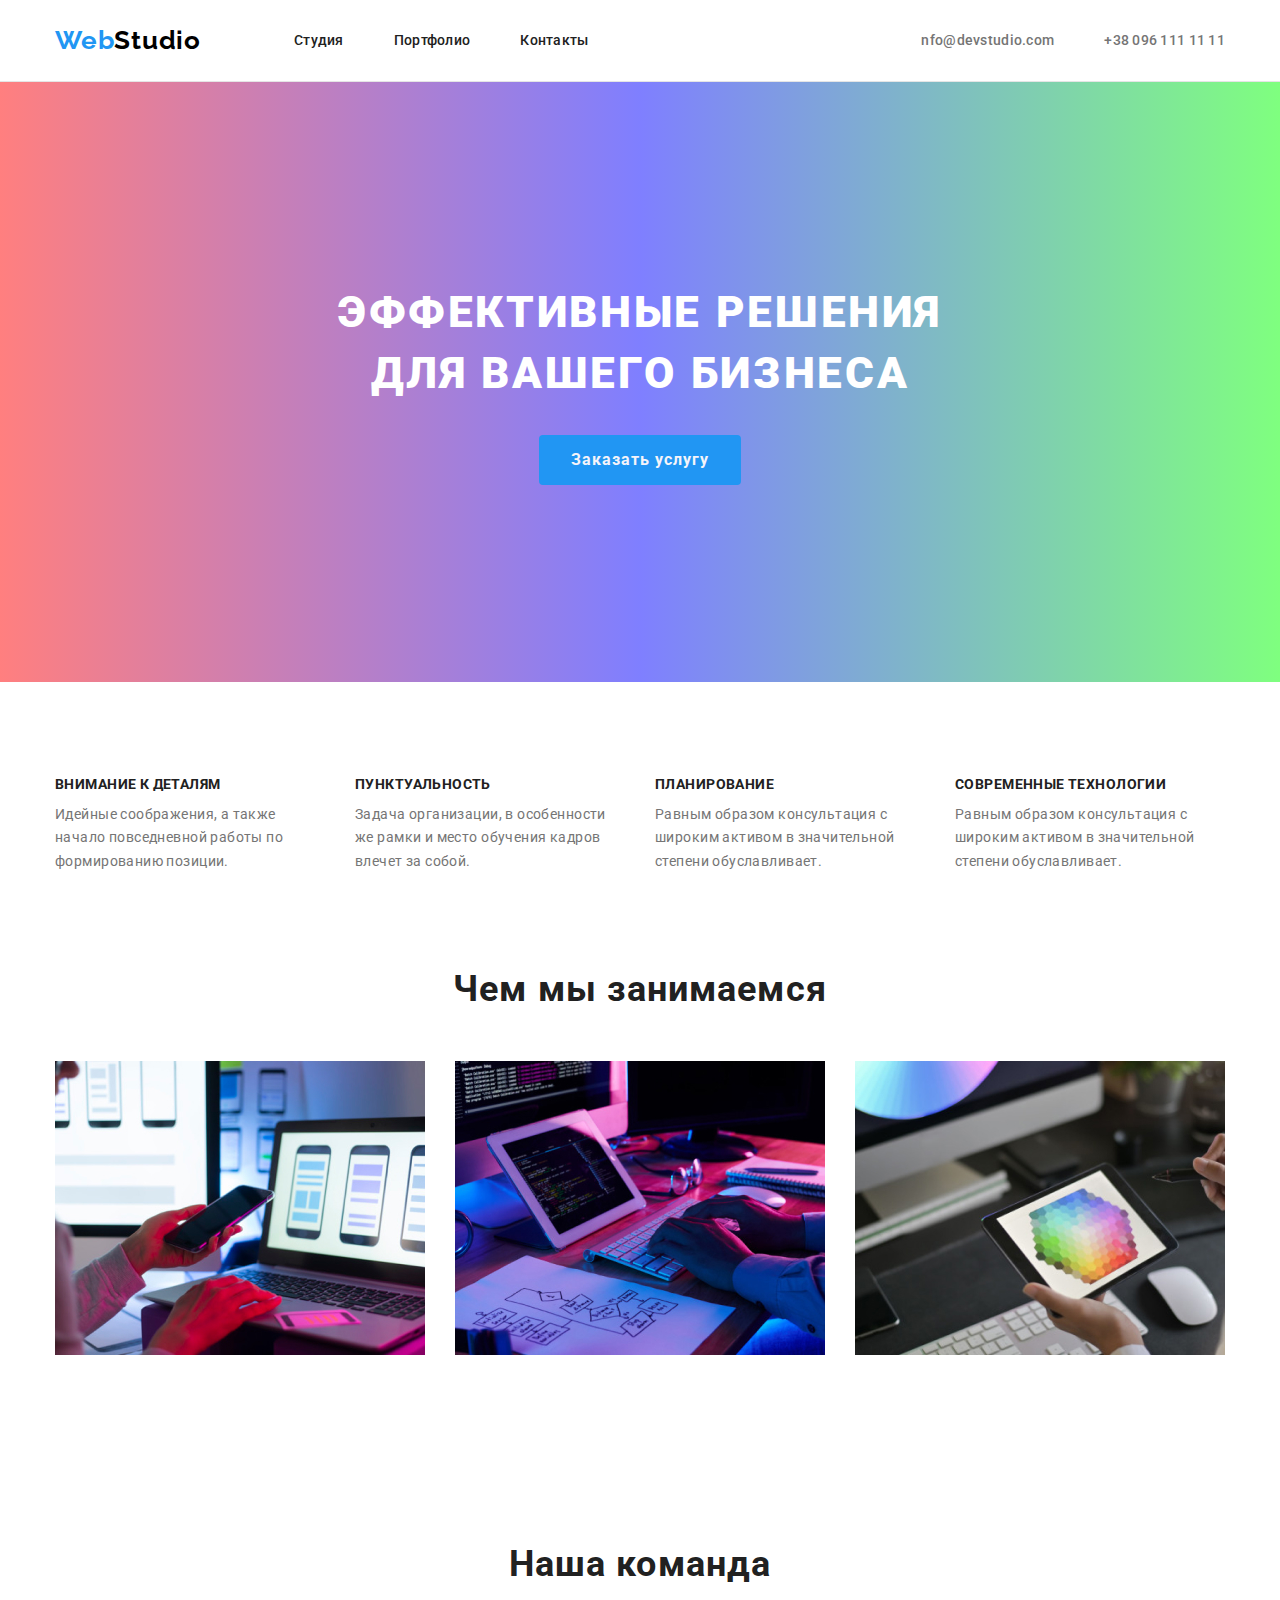
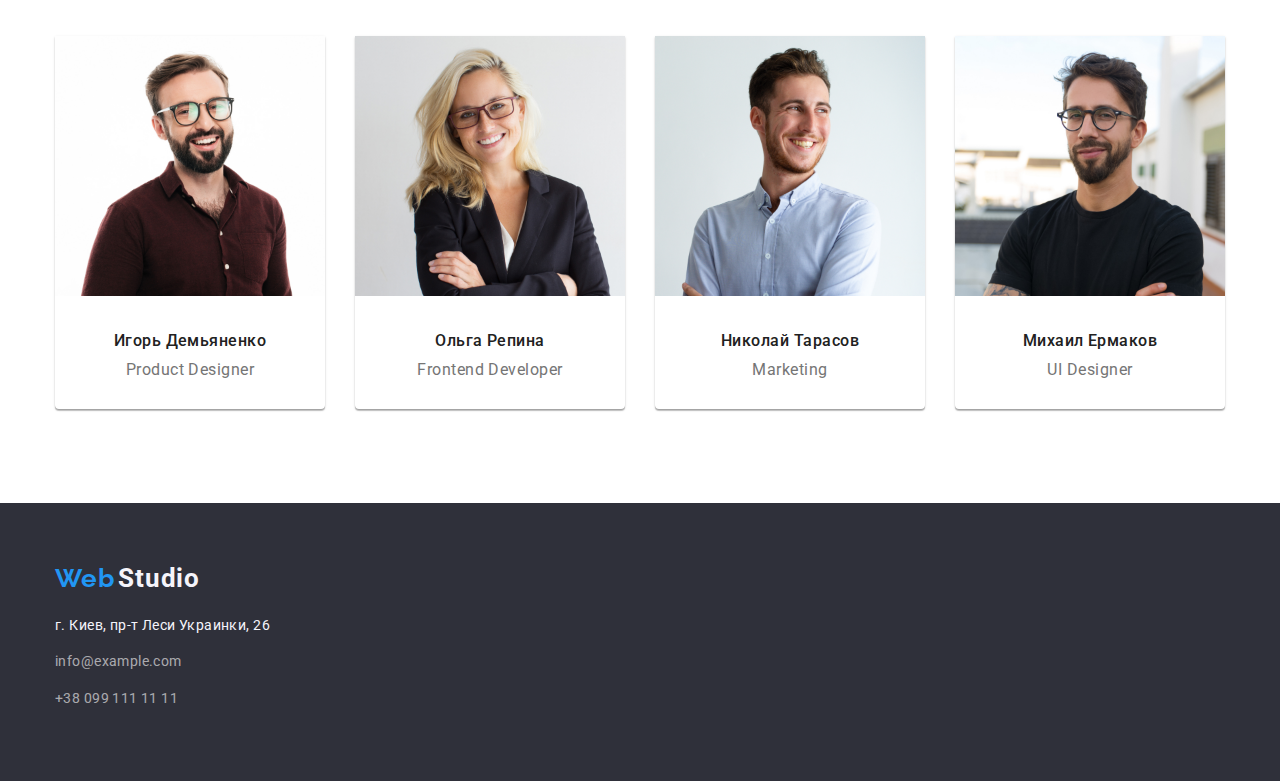
<file: index.html>
<!DOCTYPE html>
<html lang="ru">

<head>
    <meta charset="UTF-8">
    <meta http-equiv="X-UA-Compatible" content="IE=edge">
    <meta name="viewport" content="width=device-width, initial-scale=1.0">
    <title>WebStudio</title>
<link rel="stylesheet" href="https://cdnjs.cloudflare.com/ajax/libs/modern-normalize/1.1.0/modern-normalize.min.css">
    <link rel="stylesheet" href="./css/styles.css">
    
    <link rel="preconnect" href="https://fonts.googleapis.com">
    <link rel="preconnect" href="https://fonts.gstatic.com" crossorigin>
    <link href="https://fonts.googleapis.com/css2?family=Raleway:wght@700&family=Roboto:wght@400;500;700;900&display=swap" rel="stylesheet"> 
</head>

<header class="page-header">
    <div class="conteiner conteiner-nav">
    <nav class="conteiner-nav">   
    <a href="index.html" class="logo"><span class="web">Web</span>Studio</a>
    <ul class="site-nav list">
        <li class="item">
            <a class="link"  href="index.html">Студия</a>
        </li>
        <li class="item">
            <a class="link" href="portfolio.html">Портфолио</a>
        </li>
        <li class="item">
            <a class="link" href="#">Контакты</a>
        </li>
    </ul>
</nav>
<ul class="list-contacts list">
    <li class="item">
        <a class="contact" href="mailto:nfo@devstudio.com">nfo@devstudio.com</a>
    </li>
    <li class="item">
        <a class="contact" href="tel:+380961111111">+38 096 111 11 11</a>
    </li>
</ul>
</div>
</header>
<main>
    <div class="conteiner-fon">
        <section class="hero">
        <div class="conteiner">
            <h1 class="hero-caption">Эффективные решения для вашего бизнеса</h1>
            <button class="hero-button" type="button">Заказать услугу</button>   
        </div>
        </section>
        </div>
    <section class="post">
        <div class="conteiner post-cont">
        <ul class="list post-conteiner">
            <li class="list-post">
                <h3 class="post-title">Внимание к деталям</h3>
               <p class="post-text"> Идейные соображения, а также начало повседневной работы по формированию позиции.</p>
            </li>
            <li class="list-post">
                <h3 class="post-title">Пунктуальность</h3>
                <p class="post-text">Задача организации, в особенности же рамки и место обучения кадров влечет за собой.</p>
            </li>
            <li class="list-post">
                <h3 class="post-title">Планирование</h3>
                <p class="post-text"> Равным образом консультация с широким активом в значительной степени обуславливает.</p>
            </li>
            <li class="list-post">
                <h3 class="post-title">Современные технологии</h3>
                <p class="post-text"> Равным образом консультация с широким активом в значительной степени обуславливает.</p>
            </li>
        </ul>
    </div>
    </section>
    <section class="work">
        <div class="conteiner">
        <h2 class="work-title">Чем мы занимаемся</h2>
        <ul class="list work-conteiner">
            <li class="list-work"><img src="img/img.jpg" width="370" alt="Разрабатка программы"></li>
            <li class="list-work"><img src="img/box1.jpg" width="370" alt="Мобильное приложение"></li>
            <li class="list-work"><img src="img/img1.jpg" width="370" alt="Дизайн"></li>
        </ul>
    </div>
    </section>
    <section class="team">
        <div class="conteiner team-cont">
        <h2 class="team-caption">Наша команда</h2> 
        <ul class="list team-conteiner">
            <li class="team-picture">
                <img class="picture" src="img/img5.jpg" width="270" alt="Игорь Демьяненко">
                <h3 class="team-title">Игорь Демьяненко</h3>
                <p class="team-text">Product Designer</p>
            </li>
            <li class="team-picture">
                <img class="picture" src="img/img4.jpg" width="270" alt="Ольга Репина">
                <h3 class="team-title">Ольга Репина</h3>
                <p class="team-text">Frontend Developer</p>
            </li>
            <li class="team-picture">
                <img class="picture" src="img/img2.jpg" width="270" alt="Николай Тарасов">
                <h3 class="team-title">Николай Тарасов</h3>
                <p class="team-text">Marketing</p>
            </li>
            <li class="team-picture">
                <img class="picture" src="img/img3.jpg" width="270" alt="Михаил Ермаков">
                <h3 class="team-title">Михаил Ермаков</h3>
                <p class="team-text">UI Designer</p>
            </li>
        </ul>
    </div>
    </section>
</main>
<footer class="footer">
    <div class="conteiner footer-cont">
        <div class="logo-web">
         <span class="web-footer">Web</span> <span class="logo-footer">Studio</span>
        </div>
       <address> 
        <p class="address">г. Киев, пр-т Леси Украинки, 26</p>
        <ul class="items-contacts list">
            <li class="item">
                <a class="contact" href="mailto:info@example.com">info@example.com</a>
            </li>
            <li class="item">
                <a class="contact" href="tel:+380991111111">+38 099 111 11 11</a>
            </li>
        </ul>
    </address>
</div>
</footer>
</body>
</html>
</file>
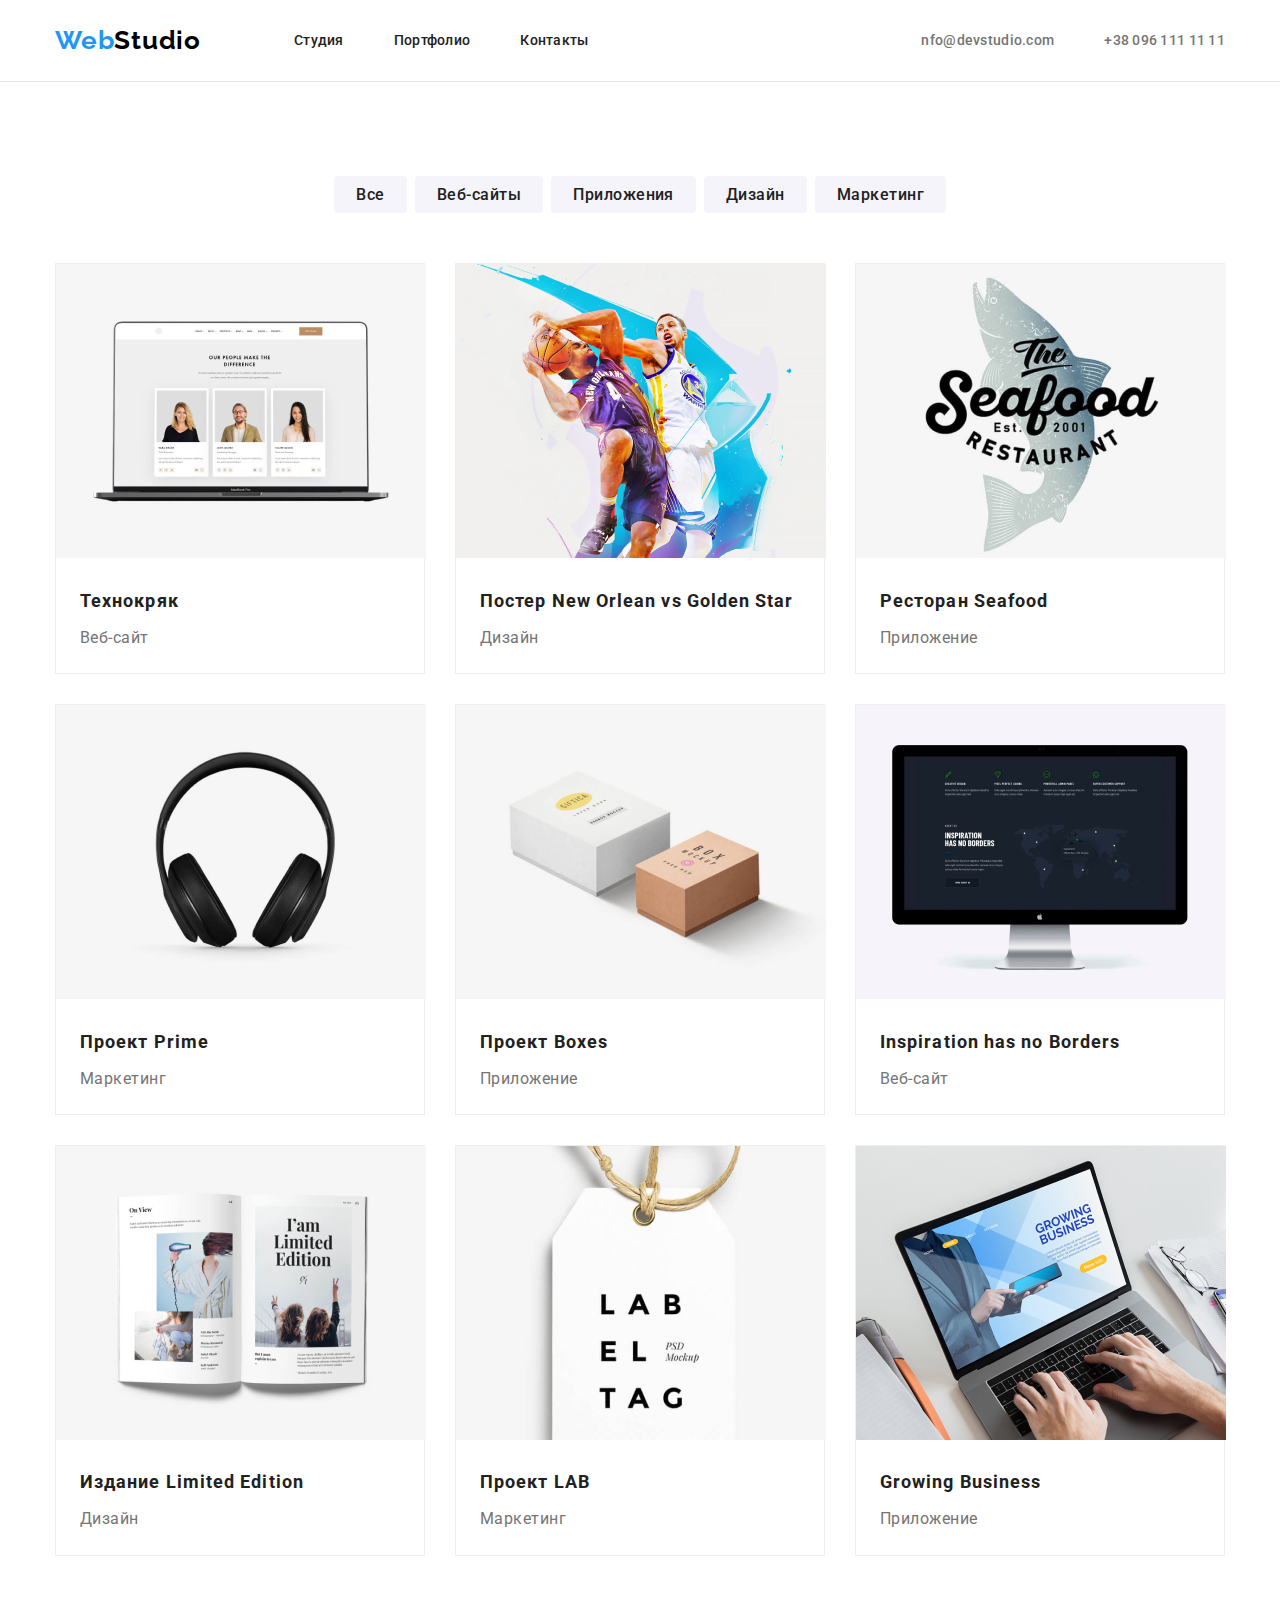
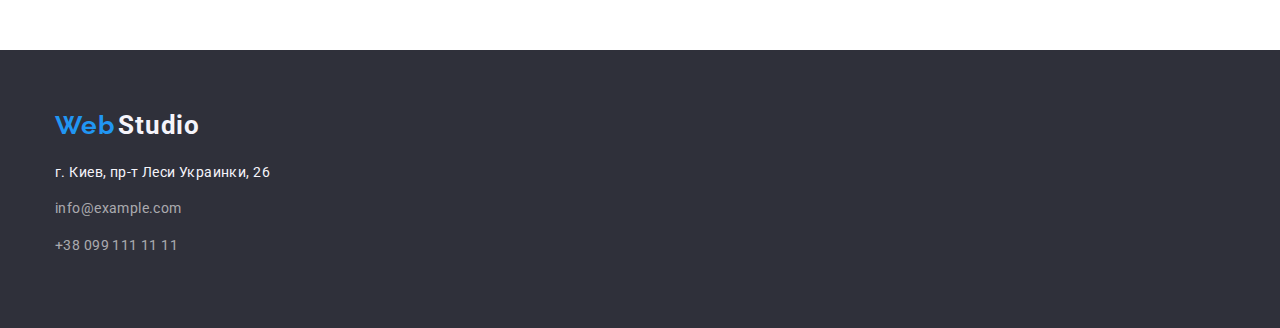
<file: portfolio.html>
<!DOCTYPE html>
<html lang="ru">
<head>
    <meta charset="UTF-8">
    <meta http-equiv="X-UA-Compatible" content="IE=edge">
    <meta name="viewport" content="width=device-width, initial-scale=1.0">
    <title>WebStudio</title>
    <link rel="stylesheet" href="https://cdnjs.cloudflare.com/ajax/libs/modern-normalize/1.1.0/modern-normalize.min.css">
    <link rel="stylesheet" href="./css/styles.css">
    
    <link rel="preconnect" href="https://fonts.googleapis.com">
    <link rel="preconnect" href="https://fonts.gstatic.com" crossorigin>
    <link href="https://fonts.googleapis.com/css2?family=Raleway:wght@700&family=Roboto:wght@400;500;700;900&display=swap" rel="stylesheet">  
</head>
<body>
    <header class="page-header">
        <div class="conteiner conteiner-nav">
        <nav class="conteiner-nav">   
        <a href="index.html" class="logo"><span class="web">Web</span>Studio</a>
        <ul class="site-nav list">
            <li class="item">
                <a class="link"  href="index.html">Студия</a>
            </li>
    
            <li class="item">
                <a class="link" href="portfolio.html">Портфолио</a>
            </li>
    
            <li class="item">
                <a class="link" href="#">Контакты</a>
            </li>
        </ul>
    </nav>
    <ul class="list-contacts list">
        <li class="item">
            <a class="contact" href="mailto:nfo@devstudio.com">nfo@devstudio.com</a>
        </li>
        <li class="item">
            <a class="contact" href="tel:+380961111111">+38 096 111 11 11</a>
        </li>
    </ul>
    </div>
    </header>
    <main>

        <section class="examples">
            <div class="conteiner">
            <ul class="list button-conteiner">
            <li class="button-item"><button class="button-bar" type="button">Все</button></li>
            <li class="button-item"><button class="button-bar" type="button">Веб-сайты</button></li>
            <li class="button-item"><button class="button-bar" type="button">Приложения</button></li>
            <li class="button-item"><button class="button-bar" type="button">Дизайн</button></li>
            <li class="button-item"><button class="button-bar" type="button">Маркетинг</button></li>
         </ul>
     

        
        <ul class="list examples-conteiner">
            <li class="examples-border"><img src="./img/Технокряк.jpg" alt="Веб-сайт" width="370">
               <div class="examples-table">
                <h3 class="examples-title">Технокряк</h3>
                <p class="examples-text">Веб-сайт</p>
               </div>
            </li>
            <li class="examples-border"><img src="./img/Постер.jpg" alt="Дизайн" width="370">
                <div class="examples-table">
                <h3 class="examples-title">Постер New Orlean vs Golden Star</h3>
                <p class="examples-text">Дизайн</p>
                </div>
            </li>
            <li class="examples-border"><img src="./img/Ресторан.jpg" alt="Приложение" width="370">
                <div class="examples-table">
                <h3 class="examples-title">Ресторан Seafood</h3>
                <p class="examples-text">Приложение</p>
               </div>
            </li>
            <li class="examples-border"><img src="./img/prime.jpg" alt="Маркетинг" width="370">
                <div class="examples-table">
                <h3 class="examples-title">Проект Prime</h3>
                <p class="examples-text">Маркетинг</p>
            </div>
            </li>
            <li class="examples-border"><img src="./img/boxes.jpg" alt="Приложение" width="370">
                <div class="examples-table">
                <h3 class="examples-title">Проект Boxes</h3>
                <p class="examples-text">Приложение</p>
            </div>
            </li>
            <li class="examples-border"><img src="./img/Borders.jpg" alt="Веб-сайт" width="370">
                <div class="examples-table">
                <h3 class="examples-title">Inspiration has no Borders</h3>
                <p class="examples-text">Веб-сайт</p>
            </div>
            </li>
            <li class="examples-border"><img src="./img/Издание.jpg" alt="Дизайн" width="370">
                <div class="examples-table">
                <h3 class="examples-title">Издание Limited Edition</h3>
                <p class="examples-text">Дизайн</p>
            </div>
            </li>
            <li class="examples-border"><img src="./img/Проект.jpg" alt="Маркетинг" width="370">
                <div class="examples-table">
                <h3 class="examples-title">Проект LAB</h3>
                <p class="examples-text">Маркетинг</p>
            </div>
            </li>
            <li class="examples-border"><img src="./img/Business.jpg" alt="Приложение" width="370">
                <div class="examples-table">
                <h3 class="examples-title">Growing Business</h3>
                <p class="examples-text">Приложение</p>
            </div>
            </li>
        </ul>
    </div>
    </section>
    </main>
    <footer class="footer">
        <div class="conteiner footer-cont">
            <div class="logo-web">
             <span class="web-footer">Web</span> <span class="logo-footer">Studio</span>
            </div>
           <address> 
            <p class="address">г. Киев, пр-т Леси Украинки, 26</p>
            <ul class="items-contacts list">
                <li class="item">
                    <a class="contact" href="mailto:info@example.com">info@example.com</a>
                </li>
                <li class="item">
                    <a class="contact" href="tel:+380991111111">+38 099 111 11 11</a>
                </li>
            </ul>
        </address>
    </div>
    </footer>
</body>
</html>
</file>
<file: css/styles.css>
/* normalize */
html{
  box-sizing: border-box;
}
*,
*::before,
*::after {
  box-sizing:inherit;
}

ol, ul, li{
  margin: 0;
  padding: 0;
}

h1, h2, h3, h4, h5, h6{
  margin: 0;
  padding: 0;
}
p{
  margin: 0;
  padding: 0;
}
a {
  display: inline-block;
}


:root{
  --primary-text-color:#212121;
  --secondary-text-color:#757575;
  --accent-color:#2196F3;
  --contact-color:rgba(255, 255, 255, 0.6);
  --logo-color:#000000;
  --button-color:#F5F4FA;
  --background-color:#2F303A;
  --white-color:#FFFFFF;
  --color-examples-border:#EEEEEE;
}

body{
  font-family: 'Roboto', sans-serif;
  background-color: var(--white-color);

}
.list{
list-style: none;
}

/* conteiner */

.conteiner{
width: 1200px;
padding-left: 15px;
padding-right: 15px;
margin-left: auto;
margin-right: auto;
/* outline: 1px solid black; */
}

/* page-header */
.page-header{
  border-bottom: 1px solid #E5E5E5;
}
/* logo*/
.web{
font-family: 'Raleway';
font-style: normal;
font-weight: 700;
font-size: 26px;
line-height: 1.2;
letter-spacing: 0.03em;
color:var(--accent-color) ;
text-decoration: none;
}
.logo{
font-family: 'Raleway';
font-style: normal;
font-weight: 700;
font-size: 26px;
line-height: 1.2;
letter-spacing: 0.03em;
color: var(--logo-color);
text-decoration: none;
}
.logo:hover,
.logo:focus{
color:var(--accent-color);
}
/* footer */

/* .footer{
  width: 1600px;
  margin-left: auto;
  margin-right: auto;
  /* outline: 1px solid black; */
  /* } */ 
.footer{
  padding-top: 60px;
  padding-bottom: 60px;
}



.footer .web-footer {
font-family: 'Raleway';
font-style: normal;
font-weight: 700;
font-size: 26px;
line-height: 1.2;
letter-spacing: 0.03em;
color:var(--accent-color) ;
text-decoration: none;
}

.footer .logo-footer{
font-style: normal;
font-weight: 700;
font-size: 26px;
line-height: 1.2;
letter-spacing: 0.03em;
color: var(--button-color);
}
/* .footer-color .logo-footer:hover,
.footer-color .logo-footer:hover{
color:var(--accent-color);
} */

/* footer-color */
.footer{
  background-color: var(--background-color);
}

.logo-web{
  margin-bottom: 20px;
}
/* conteiner-nav */
.conteiner-nav{
  display: flex;
  align-items: center;
}

/* site-nav */
.site-nav{
display: flex;
margin-left: 93px;
}
.site-nav .link{
display: block;
padding-top:32px;
padding-bottom:32px;

font-style: normal;
font-weight: 500;
font-size: 14px;
line-height: 1.2;
letter-spacing: 0.02em;
color: var(--primary-text-color);
text-decoration: none;
}
.site-nav .link:hover,
.site-nav .link:focus{
color: var(--accent-color);
}

.site-nav .item + .item{
  margin-left: 50px;
}
/* list-contacts */
.list-contacts{
display: flex;
margin-left: auto;
}

.list-contacts .contact{
display: block;
font-style: normal;
font-weight: 500;
font-size: 14px;
line-height: 1.2;
letter-spacing: 0.02em;
color: var(--secondary-text-color);
text-decoration: none;
}
.list-contacts .contact:hover,
.list-contacts .contact:focus{
color: var(--accent-color);
}

.list-contacts .item + .item{
  margin-left: 50px;
}

/* items-contacts */
.items-contacts .contact{
font-style: normal;
font-weight: 400;
font-size: 14px;
line-height: 2;
letter-spacing: 0.03em;
color: var(--contact-color);
text-decoration: none;

margin-bottom: 9px;
}
.items-contacts .contact:hover,
.items-contacts .contact:focus
{
color: var(--accent-color);
}
.address{
font-style: normal;
font-weight: 400;
font-size: 14px;
line-height: 1.7;
letter-spacing: 0.03em;
color: var(--button-color);

margin-bottom: 9px;
}


/* hero */
.conteiner-fon{
  max-width: 1600px;
  height: 600px;
  margin-left: auto;
  margin-right: auto;
  /* outline: 1px solid black; */

background-image: linear-gradient(
  to right,
  rgba(255, 0, 0, 0.5),
  rgba(0, 0, 255, 0.5),
  rgba(0, 255, 0, 0.5)
);
  /* url(../img/Fon.jpg); */
  background-position: center;
  background-size: cover;
  background-repeat: no-repeat;
}

.hero{
  text-align: center;
  padding-top: 200px;
  padding-bottom: 200px; 
}
.hero .hero-caption{
width: 696px;
margin-left: auto;
margin-right: auto;
margin-bottom: 30px;

font-style: normal;
font-weight: 900;
font-size: 44px;
line-height: 1.4;
text-align: center;
letter-spacing: 0.06em;
text-transform: uppercase;
color:var(--white-color);
}

.hero .hero-button{
padding: 10px 32px;

font-style: normal;
font-weight: 700;
font-size: 16px;
line-height: 1.9;
align-items:center;
text-align:center;
letter-spacing: 0.06em;
color: var(--button-color);

background-color:var(--accent-color);
min-width: 200px;
height: 50px;
border-radius: 4px;
cursor: pointer;
border:transparent;
}
.hero .hero-button:hover,
.hero .hero-button:focus{
color:var(--logo-color);
box-shadow: 0px 4px 4px rgba(0, 0, 0, 0.15);
}


/* post */
.post-conteiner{
  display: flex;
}
.post-conteiner .list-post{
  width: 270px;
  text-align: left;
}



.post-conteiner .list-post + .list-post{
  margin-left: 30px;
}

.post{
text-align: center;
padding-bottom: 94px;
padding-top: 94px;
}

.post .post-title{
margin-bottom: 10px;

font-style: normal;
font-weight: 700;
font-size: 14px;
line-height: 1.2;
letter-spacing: 0.03em;
text-transform: uppercase;
color: var(--primary-text-color);
}
.post .post-text{
font-style: normal;
font-weight: 400;
font-size: 14px;
line-height: 1.7;
letter-spacing: 0.03em;

color: var(--secondary-text-color);
}
/* work */
.work{
  padding-bottom: 94px;
}

.work-conteiner{
display: flex;

}

.list-work{
 display: flex;
}
.work-conteiner .list-work+ .list-work{
  margin-left: 30px;
}


.work .work-title{
margin-bottom: 50px;

font-style: normal;
font-weight: 700;
font-size: 36px;
line-height: 1.2;
text-align: center;
letter-spacing: 0.03em;
color: var(--primary-text-color);
}
/* team */
.team{
  padding-bottom: 94px;
  padding-top: 94px;
}
.team-conteiner{
display: flex;
justify-content: space-between;
}


.team-picture{
border: var(--white-color);
box-shadow: 0px 1px 3px rgba(0, 0, 0, 0.12), 0px 1px 1px rgba(0, 0, 0, 0.14), 0px 2px 1px rgba(0, 0, 0, 0.2);
border-radius: 0px 0px 4px 4px;
}
 
.picture{
margin-bottom: 30px;
}

.team .team-caption{
margin-bottom: 50px;

font-style: normal;
font-weight: 700;
font-size: 36px;
line-height: 1.2;
text-align: center;
letter-spacing: 0.03em;
color: var(--primary-text-color);
}
.team .team-title{
margin-bottom: 10px;

font-style: normal;
font-weight: 500;
font-size: 16px;
line-height: 1.2;
text-align: center;
letter-spacing: 0.03em;
color: var(--primary-text-color);
}
.team .team-text{
margin-bottom: 30px;

font-family: 'Roboto';
font-style: normal;
font-weight: 400;
font-size: 16px;
line-height: 1.2;
text-align: center;
letter-spacing: 0.03em;
color: var(--secondary-text-color);
}

/*----------- Портфолио-----------  */

/* bar */
.examples{
padding-top: 94px;
padding-bottom: 94px;
}
.button-conteiner{
display: flex;
justify-content: center;
margin-bottom: 50px;
}
.button-conteiner .button-item + .button-item{
margin-left: 8px;
}

.examples .button-bar{
padding: 6px 22px;
min-width: 73px;

font-family: 'Roboto';
font-style: normal;
font-weight: 500;
font-size: 16px;
line-height: 1.6;
text-align: center;
letter-spacing: 0.03em;

cursor: pointer;
background-color:var(--button-color);
color: var(--primary-text-color);
border:transparent;
border-radius: 4px;
}
.examples .button-bar:focus,
.examples .button-bar:hover{
background-color:var(--accent-color);
color:var(--button-color);
box-shadow: 0px 3px 1px rgba(0, 0, 0, 0.1), 0px 1px 2px rgba(0, 0, 0, 0.08), 0px 2px 2px rgba(0, 0, 0, 0.12);
}
/* examples */
.examples-conteiner{
display: flex;
flex-wrap: wrap;
gap: 30px;
}
.examples-border{
width: 370px;
border:1px solid var(--color-examples-border);
/* margin-bottom: 30px;   */
}

.examples-border:nth-child(n + 7){
  margin-bottom:0px;
  /* background-color: tomato; */
}

.examples-table{
padding: 20px 24px;
}

.examples .examples-title{
text-align: auto;
margin-bottom: 4px;

font-style: normal;
font-weight: 700;
font-size: 18px;
line-height: 2;
letter-spacing: 0.06em;
color: var(--primary-text-color);
}

.examples .examples-text{
font-style: normal;
font-weight: 400;
font-size: 16px;
line-height: 1.9;
letter-spacing: 0.03em;
color: var(--secondary-text-color);
}
</file>
